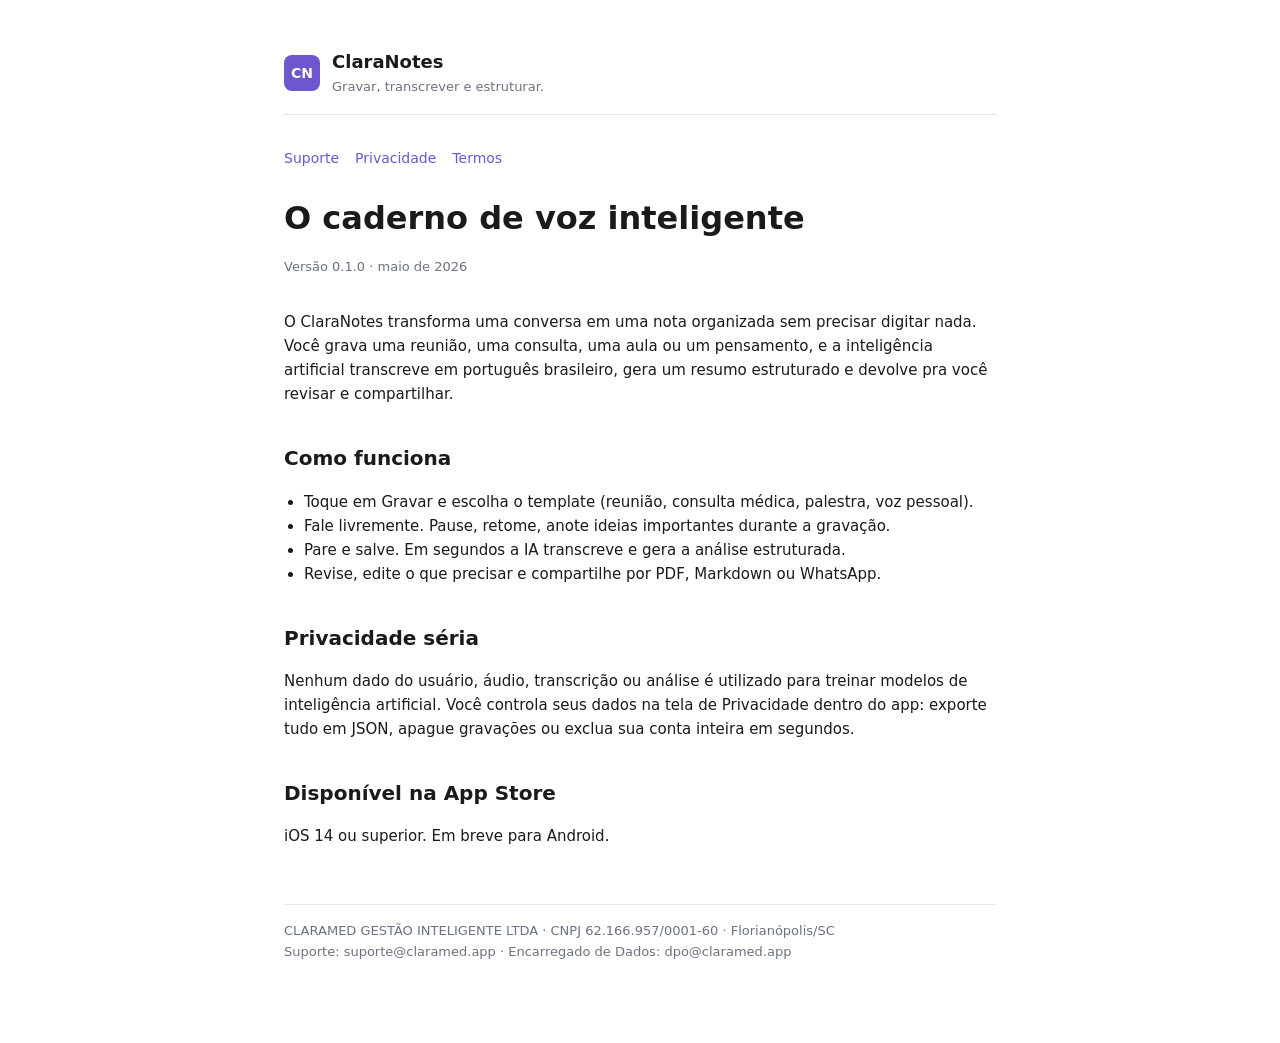
<file: index.html>
<!doctype html>
<html lang="pt-BR">
<head>
<meta charset="utf-8">
<meta name="viewport" content="width=device-width,initial-scale=1">
<title>ClaraNotes</title>
<link rel="stylesheet" href="_layout.css">
</head>
<body>
<header>
  <div class="logo">CN</div>
  <div>
    <h1>ClaraNotes</h1>
    <div class="sub">Gravar, transcrever e estruturar.</div>
  </div>
</header>
<nav>
  <a href="suporte.html">Suporte</a>
  <a href="privacidade.html">Privacidade</a>
  <a href="termos.html">Termos</a>
</nav>
<main>
  <h1>O caderno de voz inteligente</h1>
  <p class="updated">Versão 0.1.0 · maio de 2026</p>
  <p>O ClaraNotes transforma uma conversa em uma nota organizada sem precisar digitar nada. Você grava uma reunião, uma consulta, uma aula ou um pensamento, e a inteligência artificial transcreve em português brasileiro, gera um resumo estruturado e devolve pra você revisar e compartilhar.</p>
  <h2>Como funciona</h2>
  <ul>
    <li>Toque em Gravar e escolha o template (reunião, consulta médica, palestra, voz pessoal).</li>
    <li>Fale livremente. Pause, retome, anote ideias importantes durante a gravação.</li>
    <li>Pare e salve. Em segundos a IA transcreve e gera a análise estruturada.</li>
    <li>Revise, edite o que precisar e compartilhe por PDF, Markdown ou WhatsApp.</li>
  </ul>
  <h2>Privacidade séria</h2>
  <p>Nenhum dado do usuário, áudio, transcrição ou análise é utilizado para treinar modelos de inteligência artificial. Você controla seus dados na tela de Privacidade dentro do app: exporte tudo em JSON, apague gravações ou exclua sua conta inteira em segundos.</p>
  <h2>Disponível na App Store</h2>
  <p>iOS 14 ou superior. Em breve para Android.</p>
</main>
<footer>
  CLARAMED GESTÃO INTELIGENTE LTDA · CNPJ 62.166.957/0001-60 · Florianópolis/SC<br>
  Suporte: suporte@claramed.app · Encarregado de Dados: dpo@claramed.app
</footer>
</body>
</html>
</file>
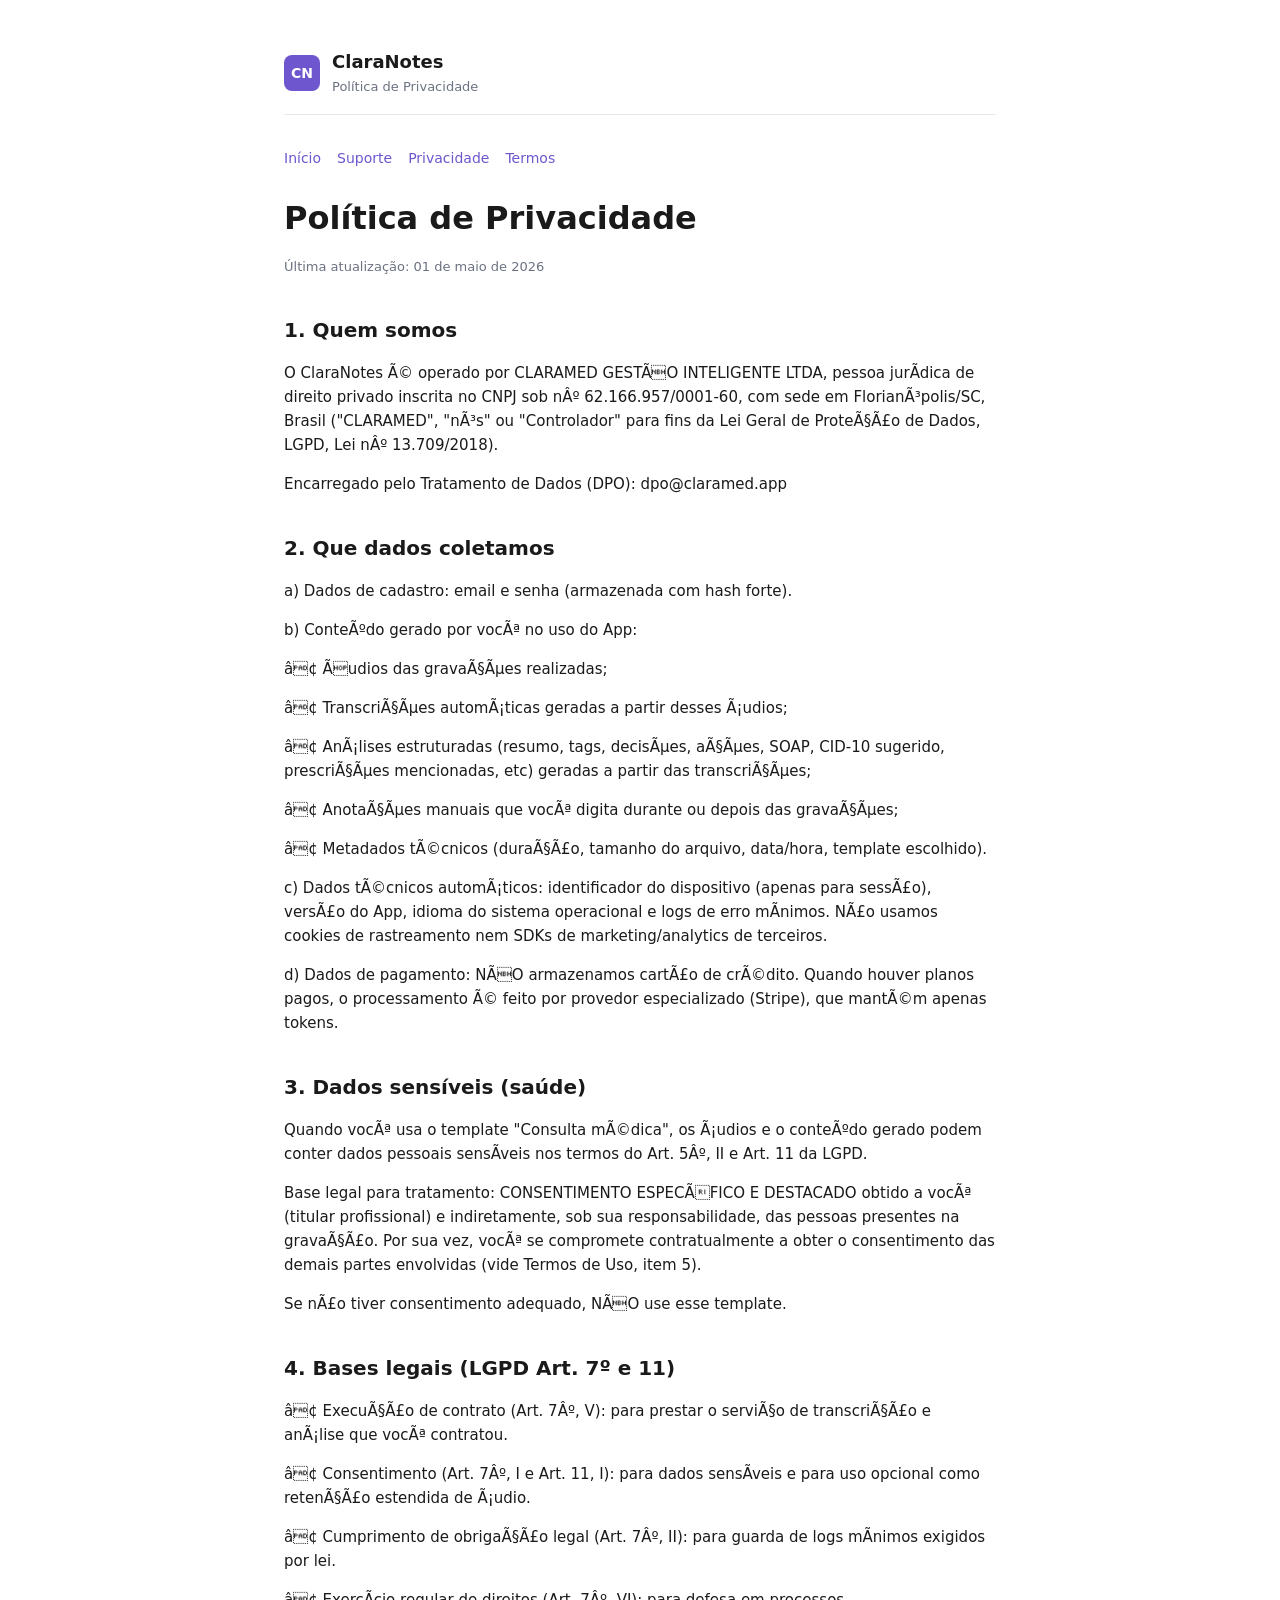
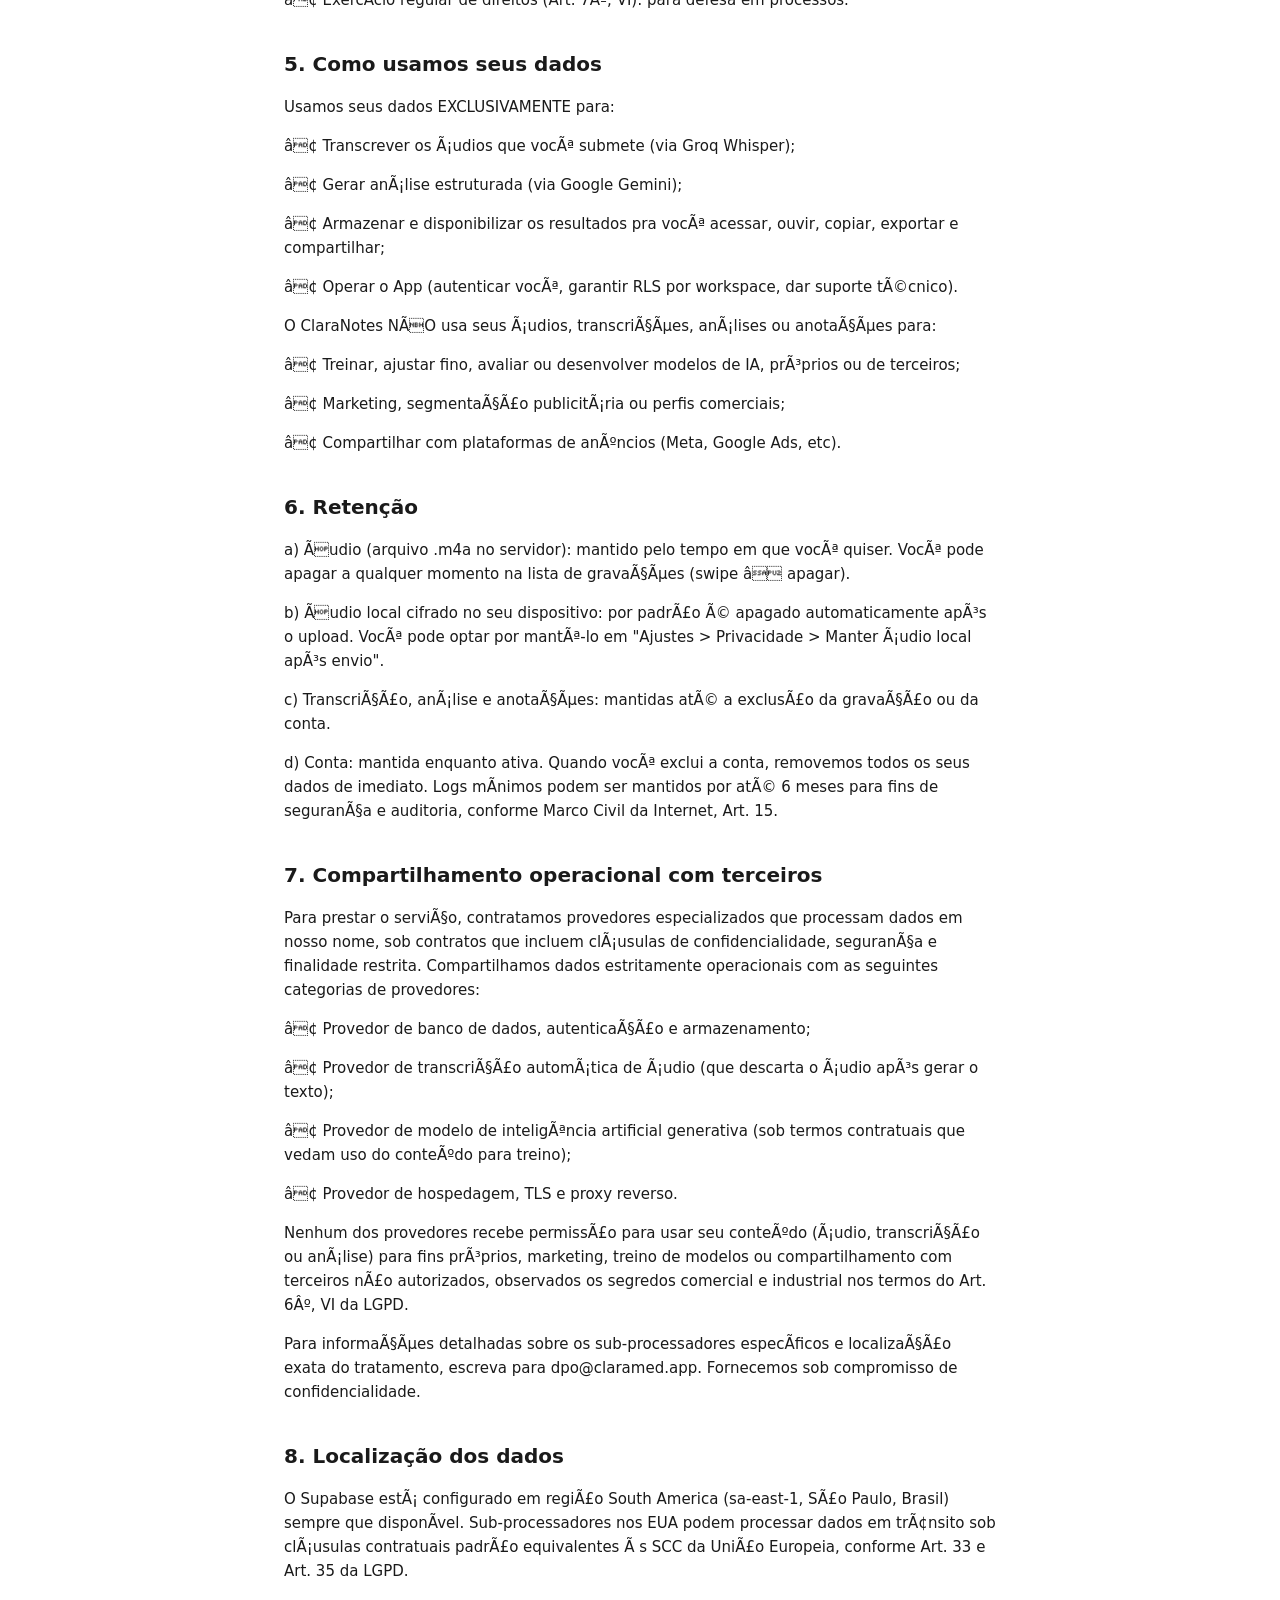
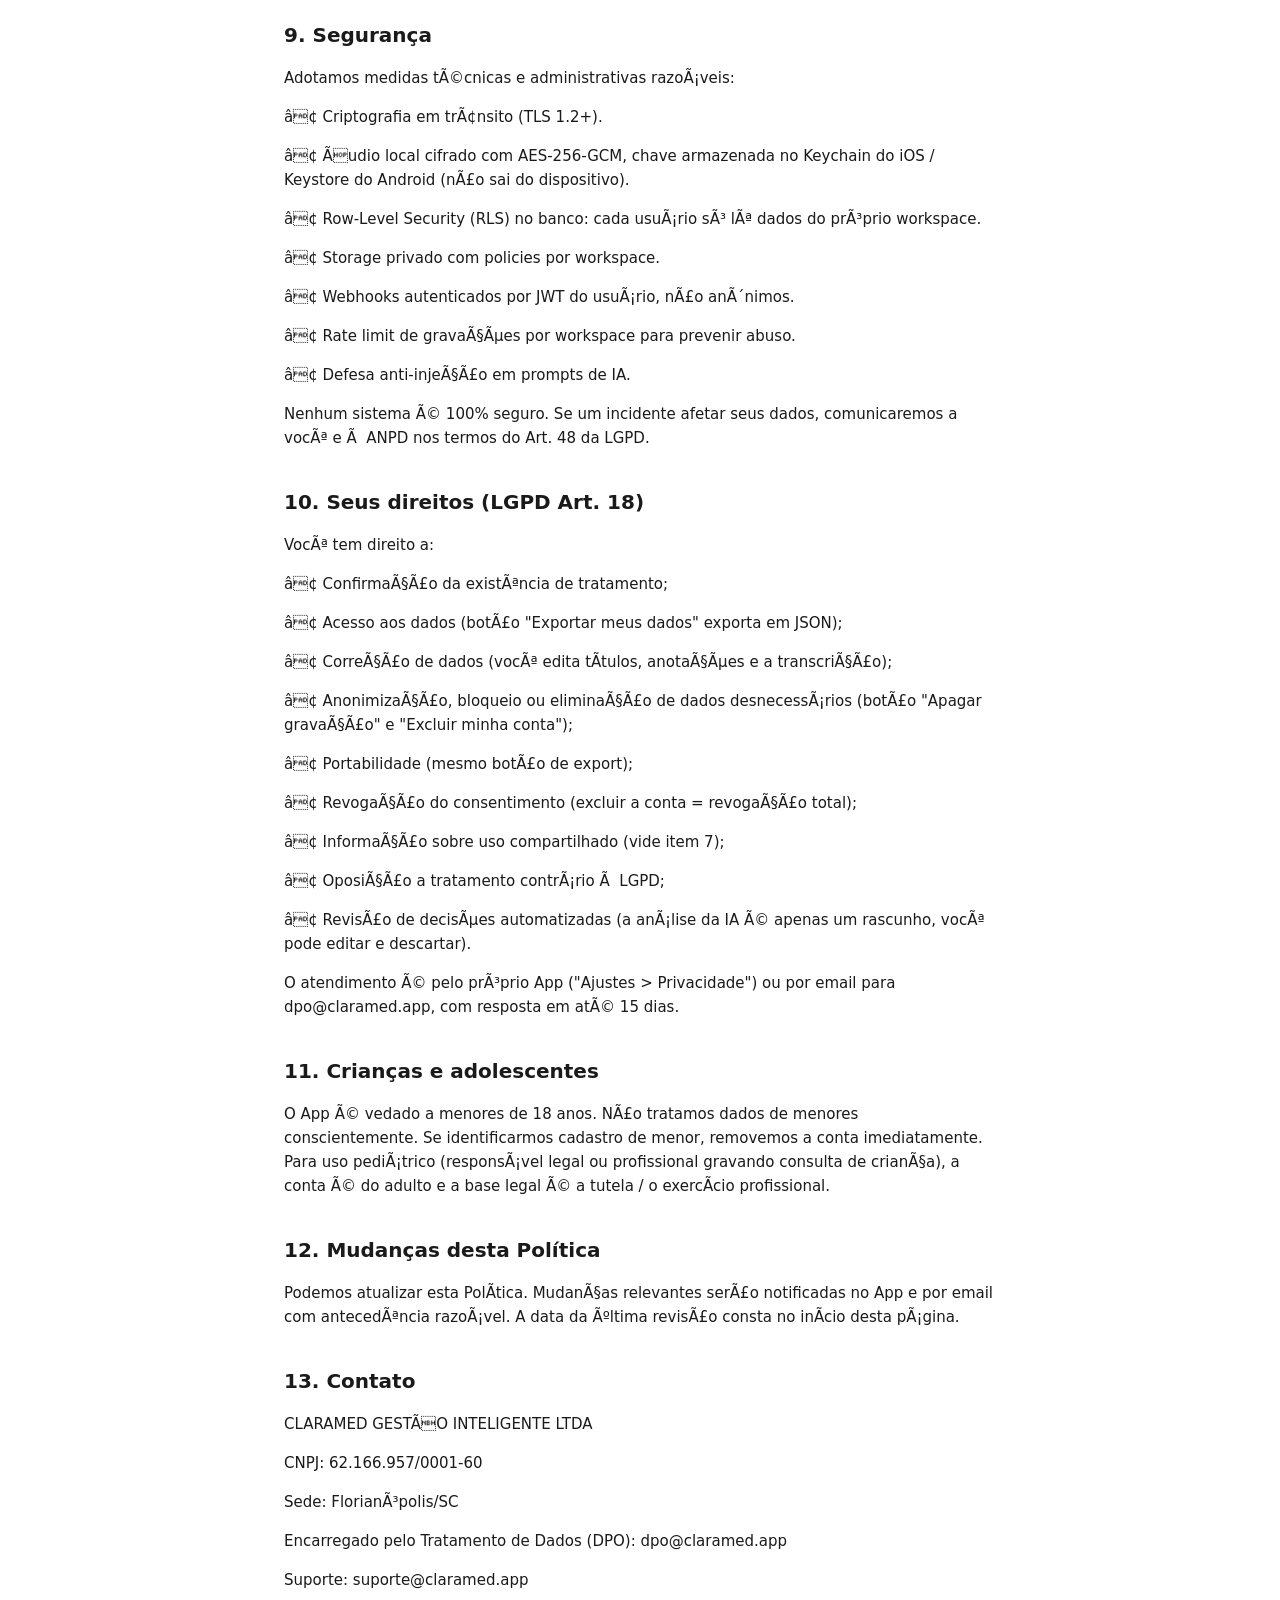
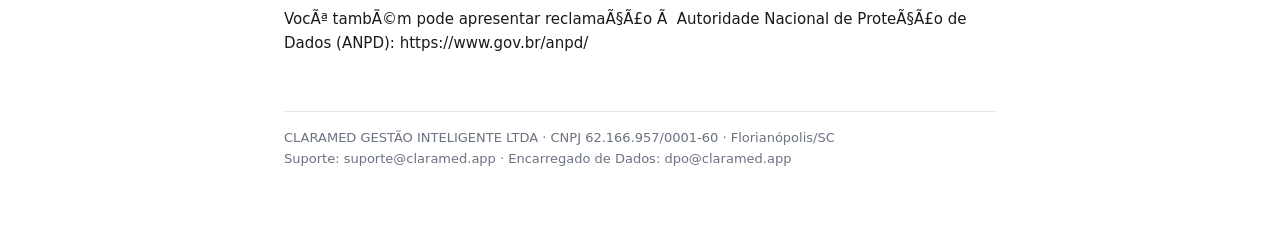
<file: privacidade.html>
<!doctype html>
<html lang="pt-BR">
<head>
<meta charset="utf-8">
<meta name="viewport" content="width=device-width,initial-scale=1">
<title>Política de Privacidade, ClaraNotes</title>
<link rel="stylesheet" href="_layout.css">
</head>
<body>
<header>
  <div class="logo">CN</div>
  <div>
    <h1>ClaraNotes</h1>
    <div class="sub">Política de Privacidade</div>
  </div>
</header>
<nav>
  <a href="index.html">Início</a>
  <a href="suporte.html">Suporte</a>
  <a href="privacidade.html">Privacidade</a>
  <a href="termos.html">Termos</a>
</nav>
<main>
  <h1>Política de Privacidade</h1>
  <p class="updated">Última atualização: 01 de maio de 2026</p>
  <h2>1. Quem somos</h2>
  <p>O ClaraNotes Ã© operado por CLARAMED GESTÃO INTELIGENTE LTDA, pessoa jurÃ­dica de direito privado inscrita no CNPJ sob nÂº 62.166.957/0001-60, com sede em FlorianÃ³polis/SC, Brasil ("CLARAMED", "nÃ³s" ou "Controlador" para fins da Lei Geral de ProteÃ§Ã£o de Dados, LGPD, Lei nÂº 13.709/2018).</p>
  <p></p>
  <p>Encarregado pelo Tratamento de Dados (DPO): dpo@claramed.app</p>
  <h2>2. Que dados coletamos</h2>
  <p>a) Dados de cadastro: email e senha (armazenada com hash forte).</p>
  <p></p>
  <p>b) ConteÃºdo gerado por vocÃª no uso do App:</p>
  <p>â¢ Ãudios das gravaÃ§Ãµes realizadas;</p>
  <p>â¢ TranscriÃ§Ãµes automÃ¡ticas geradas a partir desses Ã¡udios;</p>
  <p>â¢ AnÃ¡lises estruturadas (resumo, tags, decisÃµes, aÃ§Ãµes, SOAP, CID-10 sugerido, prescriÃ§Ãµes mencionadas, etc) geradas a partir das transcriÃ§Ãµes;</p>
  <p>â¢ AnotaÃ§Ãµes manuais que vocÃª digita durante ou depois das gravaÃ§Ãµes;</p>
  <p>â¢ Metadados tÃ©cnicos (duraÃ§Ã£o, tamanho do arquivo, data/hora, template escolhido).</p>
  <p></p>
  <p>c) Dados tÃ©cnicos automÃ¡ticos: identificador do dispositivo (apenas para sessÃ£o), versÃ£o do App, idioma do sistema operacional e logs de erro mÃ­nimos. NÃ£o usamos cookies de rastreamento nem SDKs de marketing/analytics de terceiros.</p>
  <p></p>
  <p>d) Dados de pagamento: NÃO armazenamos cartÃ£o de crÃ©dito. Quando houver planos pagos, o processamento Ã© feito por provedor especializado (Stripe), que mantÃ©m apenas tokens.</p>
  <h2>3. Dados sensíveis (saúde)</h2>
  <p>Quando vocÃª usa o template "Consulta mÃ©dica", os Ã¡udios e o conteÃºdo gerado podem conter dados pessoais sensÃ­veis nos termos do Art. 5Âº, II e Art. 11 da LGPD.</p>
  <p></p>
  <p>Base legal para tratamento: CONSENTIMENTO ESPECÃFICO E DESTACADO obtido a vocÃª (titular profissional) e indiretamente, sob sua responsabilidade, das pessoas presentes na gravaÃ§Ã£o. Por sua vez, vocÃª se compromete contratualmente a obter o consentimento das demais partes envolvidas (vide Termos de Uso, item 5).</p>
  <p></p>
  <p>Se nÃ£o tiver consentimento adequado, NÃO use esse template.</p>
  <h2>4. Bases legais (LGPD Art. 7º e 11)</h2>
  <p>â¢ ExecuÃ§Ã£o de contrato (Art. 7Âº, V): para prestar o serviÃ§o de transcriÃ§Ã£o e anÃ¡lise que vocÃª contratou.</p>
  <p>â¢ Consentimento (Art. 7Âº, I e Art. 11, I): para dados sensÃ­veis e para uso opcional como retenÃ§Ã£o estendida de Ã¡udio.</p>
  <p>â¢ Cumprimento de obrigaÃ§Ã£o legal (Art. 7Âº, II): para guarda de logs mÃ­nimos exigidos por lei.</p>
  <p>â¢ ExercÃ­cio regular de direitos (Art. 7Âº, VI): para defesa em processos.</p>
  <h2>5. Como usamos seus dados</h2>
  <p>Usamos seus dados EXCLUSIVAMENTE para:</p>
  <p>â¢ Transcrever os Ã¡udios que vocÃª submete (via Groq Whisper);</p>
  <p>â¢ Gerar anÃ¡lise estruturada (via Google Gemini);</p>
  <p>â¢ Armazenar e disponibilizar os resultados pra vocÃª acessar, ouvir, copiar, exportar e compartilhar;</p>
  <p>â¢ Operar o App (autenticar vocÃª, garantir RLS por workspace, dar suporte tÃ©cnico).</p>
  <p></p>
  <p>O ClaraNotes NÃO usa seus Ã¡udios, transcriÃ§Ãµes, anÃ¡lises ou anotaÃ§Ãµes para:</p>
  <p>â¢ Treinar, ajustar fino, avaliar ou desenvolver modelos de IA, prÃ³prios ou de terceiros;</p>
  <p>â¢ Marketing, segmentaÃ§Ã£o publicitÃ¡ria ou perfis comerciais;</p>
  <p>â¢ Compartilhar com plataformas de anÃºncios (Meta, Google Ads, etc).</p>
  <h2>6. Retenção</h2>
  <p>a) Ãudio (arquivo .m4a no servidor): mantido pelo tempo em que vocÃª quiser. VocÃª pode apagar a qualquer momento na lista de gravaÃ§Ãµes (swipe â apagar).</p>
  <p></p>
  <p>b) Ãudio local cifrado no seu dispositivo: por padrÃ£o Ã© apagado automaticamente apÃ³s o upload. VocÃª pode optar por mantÃª-lo em "Ajustes > Privacidade > Manter Ã¡udio local apÃ³s envio".</p>
  <p></p>
  <p>c) TranscriÃ§Ã£o, anÃ¡lise e anotaÃ§Ãµes: mantidas atÃ© a exclusÃ£o da gravaÃ§Ã£o ou da conta.</p>
  <p></p>
  <p>d) Conta: mantida enquanto ativa. Quando vocÃª exclui a conta, removemos todos os seus dados de imediato. Logs mÃ­nimos podem ser mantidos por atÃ© 6 meses para fins de seguranÃ§a e auditoria, conforme Marco Civil da Internet, Art. 15.</p>
  <h2>7. Compartilhamento operacional com terceiros</h2>
  <p>Para prestar o serviÃ§o, contratamos provedores especializados que processam dados em nosso nome, sob contratos que incluem clÃ¡usulas de confidencialidade, seguranÃ§a e finalidade restrita. Compartilhamos dados estritamente operacionais com as seguintes categorias de provedores:</p>
  <p></p>
  <p>â¢ Provedor de banco de dados, autenticaÃ§Ã£o e armazenamento;</p>
  <p>â¢ Provedor de transcriÃ§Ã£o automÃ¡tica de Ã¡udio (que descarta o Ã¡udio apÃ³s gerar o texto);</p>
  <p>â¢ Provedor de modelo de inteligÃªncia artificial generativa (sob termos contratuais que vedam uso do conteÃºdo para treino);</p>
  <p>â¢ Provedor de hospedagem, TLS e proxy reverso.</p>
  <p></p>
  <p>Nenhum dos provedores recebe permissÃ£o para usar seu conteÃºdo (Ã¡udio, transcriÃ§Ã£o ou anÃ¡lise) para fins prÃ³prios, marketing, treino de modelos ou compartilhamento com terceiros nÃ£o autorizados, observados os segredos comercial e industrial nos termos do Art. 6Âº, VI da LGPD.</p>
  <p></p>
  <p>Para informaÃ§Ãµes detalhadas sobre os sub-processadores especÃ­ficos e localizaÃ§Ã£o exata do tratamento, escreva para dpo@claramed.app. Fornecemos sob compromisso de confidencialidade.</p>
  <h2>8. Localização dos dados</h2>
  <p>O Supabase estÃ¡ configurado em regiÃ£o South America (sa-east-1, SÃ£o Paulo, Brasil) sempre que disponÃ­vel. Sub-processadores nos EUA podem processar dados em trÃ¢nsito sob clÃ¡usulas contratuais padrÃ£o equivalentes Ã s SCC da UniÃ£o Europeia, conforme Art. 33 e Art. 35 da LGPD.</p>
  <h2>9. Segurança</h2>
  <p>Adotamos medidas tÃ©cnicas e administrativas razoÃ¡veis:</p>
  <p>â¢ Criptografia em trÃ¢nsito (TLS 1.2+).</p>
  <p>â¢ Ãudio local cifrado com AES-256-GCM, chave armazenada no Keychain do iOS / Keystore do Android (nÃ£o sai do dispositivo).</p>
  <p>â¢ Row-Level Security (RLS) no banco: cada usuÃ¡rio sÃ³ lÃª dados do prÃ³prio workspace.</p>
  <p>â¢ Storage privado com policies por workspace.</p>
  <p>â¢ Webhooks autenticados por JWT do usuÃ¡rio, nÃ£o anÃ´nimos.</p>
  <p>â¢ Rate limit de gravaÃ§Ãµes por workspace para prevenir abuso.</p>
  <p>â¢ Defesa anti-injeÃ§Ã£o em prompts de IA.</p>
  <p></p>
  <p>Nenhum sistema Ã© 100% seguro. Se um incidente afetar seus dados, comunicaremos a vocÃª e Ã  ANPD nos termos do Art. 48 da LGPD.</p>
  <h2>10. Seus direitos (LGPD Art. 18)</h2>
  <p>VocÃª tem direito a:</p>
  <p>â¢ ConfirmaÃ§Ã£o da existÃªncia de tratamento;</p>
  <p>â¢ Acesso aos dados (botÃ£o "Exportar meus dados" exporta em JSON);</p>
  <p>â¢ CorreÃ§Ã£o de dados (vocÃª edita tÃ­tulos, anotaÃ§Ãµes e a transcriÃ§Ã£o);</p>
  <p>â¢ AnonimizaÃ§Ã£o, bloqueio ou eliminaÃ§Ã£o de dados desnecessÃ¡rios (botÃ£o "Apagar gravaÃ§Ã£o" e "Excluir minha conta");</p>
  <p>â¢ Portabilidade (mesmo botÃ£o de export);</p>
  <p>â¢ RevogaÃ§Ã£o do consentimento (excluir a conta = revogaÃ§Ã£o total);</p>
  <p>â¢ InformaÃ§Ã£o sobre uso compartilhado (vide item 7);</p>
  <p>â¢ OposiÃ§Ã£o a tratamento contrÃ¡rio Ã  LGPD;</p>
  <p>â¢ RevisÃ£o de decisÃµes automatizadas (a anÃ¡lise da IA Ã© apenas um rascunho, vocÃª pode editar e descartar).</p>
  <p></p>
  <p>O atendimento Ã© pelo prÃ³prio App ("Ajustes > Privacidade") ou por email para dpo@claramed.app, com resposta em atÃ© 15 dias.</p>
  <h2>11. Crianças e adolescentes</h2>
  <p>O App Ã© vedado a menores de 18 anos. NÃ£o tratamos dados de menores conscientemente. Se identificarmos cadastro de menor, removemos a conta imediatamente. Para uso pediÃ¡trico (responsÃ¡vel legal ou profissional gravando consulta de crianÃ§a), a conta Ã© do adulto e a base legal Ã© a tutela / o exercÃ­cio profissional.</p>
  <h2>12. Mudanças desta Política</h2>
  <p>Podemos atualizar esta PolÃ­tica. MudanÃ§as relevantes serÃ£o notificadas no App e por email com antecedÃªncia razoÃ¡vel. A data da Ãºltima revisÃ£o consta no inÃ­cio desta pÃ¡gina.</p>
  <h2>13. Contato</h2>
  <p>CLARAMED GESTÃO INTELIGENTE LTDA</p>
  <p>CNPJ: 62.166.957/0001-60</p>
  <p>Sede: FlorianÃ³polis/SC</p>
  <p></p>
  <p>Encarregado pelo Tratamento de Dados (DPO): dpo@claramed.app</p>
  <p>Suporte: suporte@claramed.app</p>
  <p></p>
  <p>VocÃª tambÃ©m pode apresentar reclamaÃ§Ã£o Ã  Autoridade Nacional de ProteÃ§Ã£o de Dados (ANPD): https://www.gov.br/anpd/</p>
</main>
<footer>
  CLARAMED GESTÃO INTELIGENTE LTDA · CNPJ 62.166.957/0001-60 · Florianópolis/SC<br>
  Suporte: suporte@claramed.app · Encarregado de Dados: dpo@claramed.app
</footer>
</body>
</html>
</file>
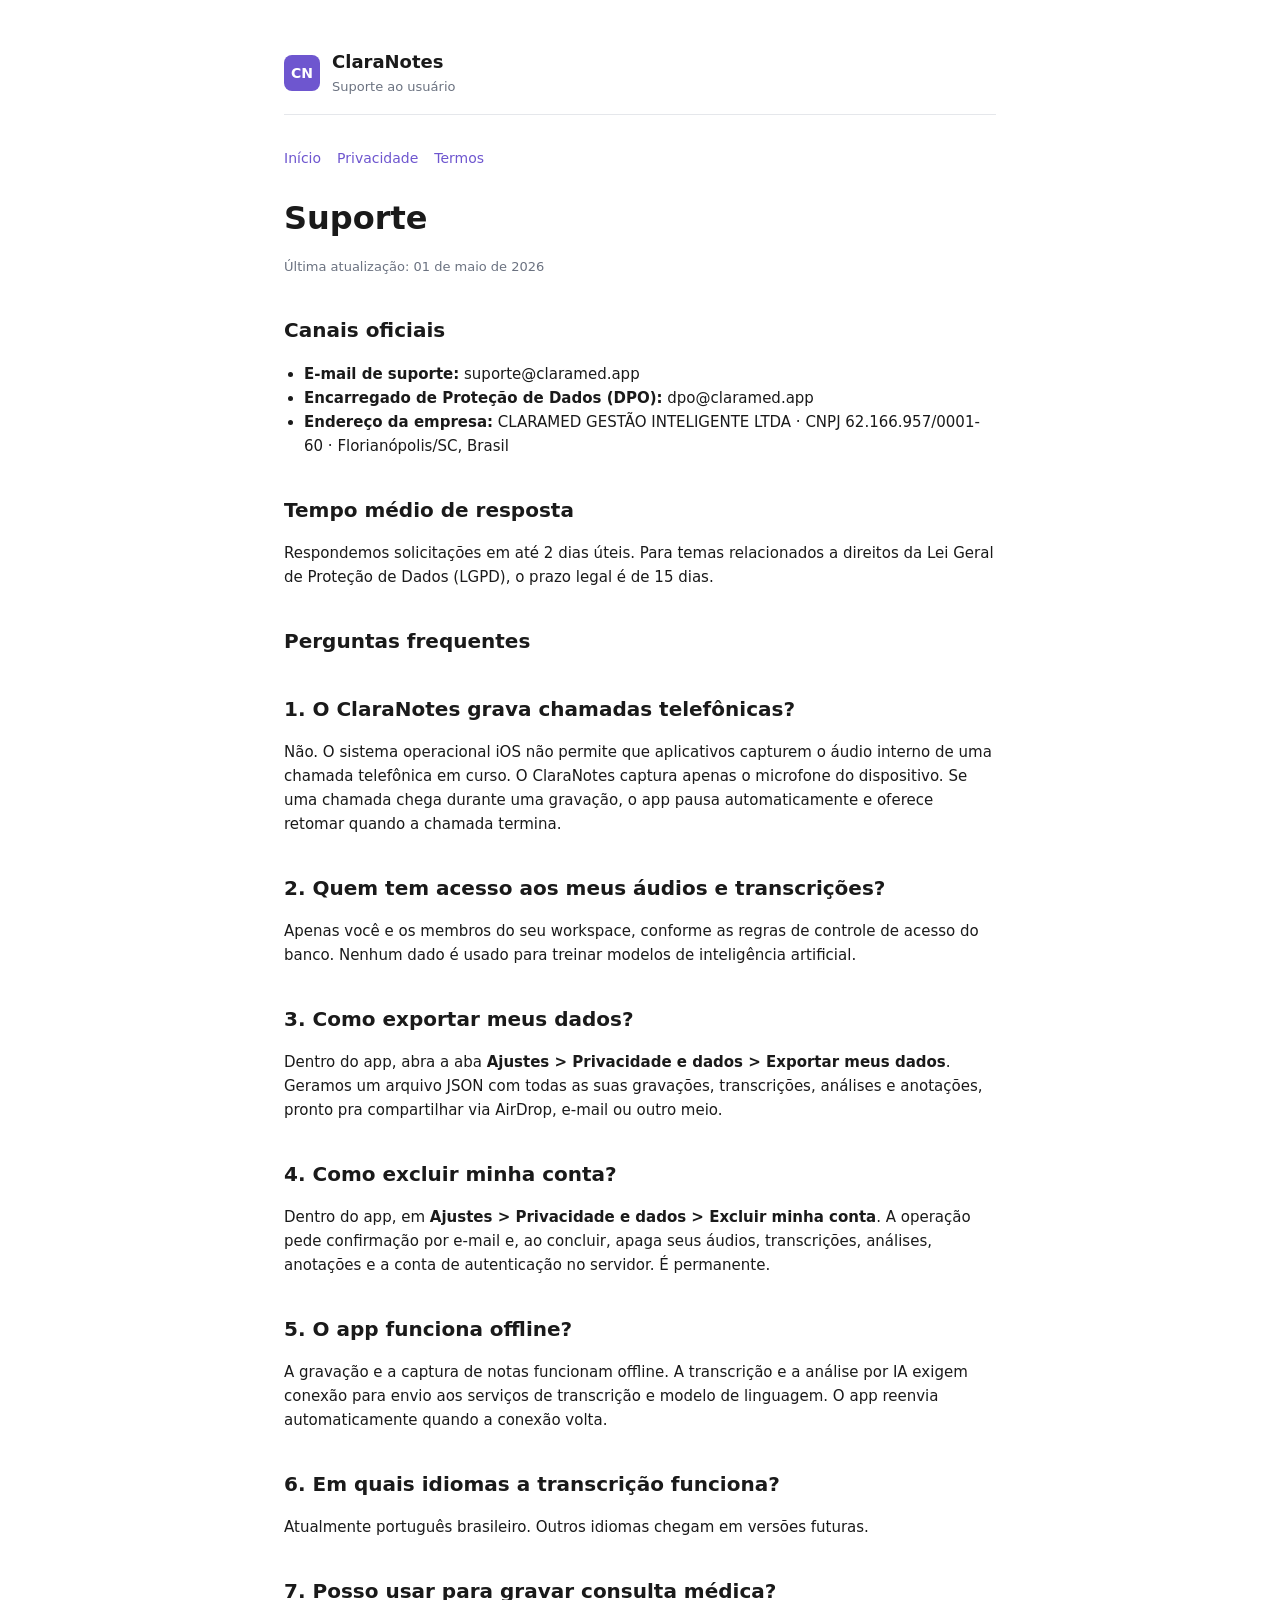
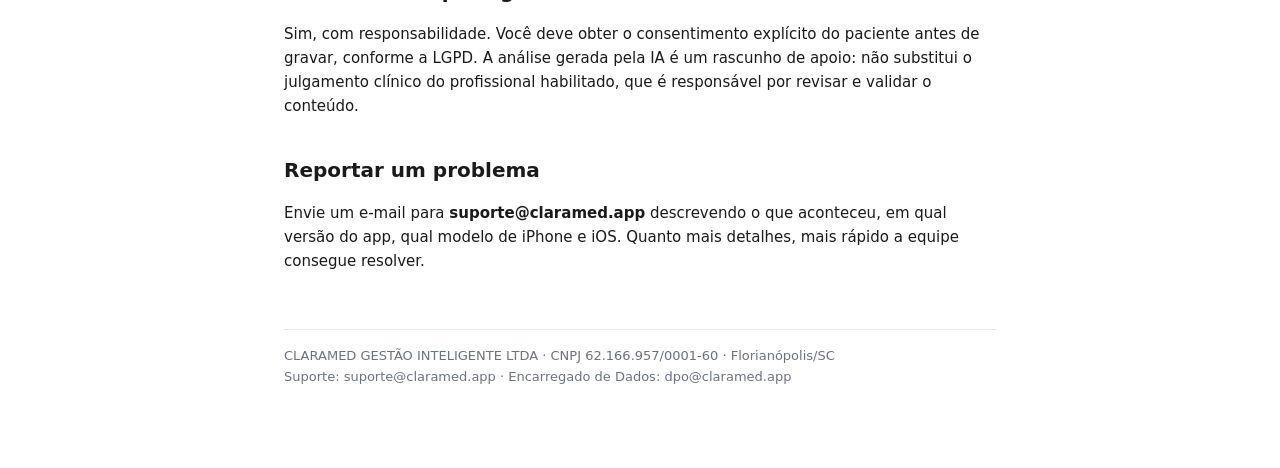
<file: suporte.html>
<!doctype html>
<html lang="pt-BR">
<head>
<meta charset="utf-8">
<meta name="viewport" content="width=device-width,initial-scale=1">
<title>Suporte ClaraNotes</title>
<link rel="stylesheet" href="_layout.css">
</head>
<body>
<header>
  <div class="logo">CN</div>
  <div>
    <h1>ClaraNotes</h1>
    <div class="sub">Suporte ao usuário</div>
  </div>
</header>
<nav>
  <a href="index.html">Início</a>
  <a href="privacidade.html">Privacidade</a>
  <a href="termos.html">Termos</a>
</nav>
<main>
  <h1>Suporte</h1>
  <p class="updated">Última atualização: 01 de maio de 2026</p>

  <h2>Canais oficiais</h2>
  <ul>
    <li><strong>E-mail de suporte:</strong> suporte@claramed.app</li>
    <li><strong>Encarregado de Proteção de Dados (DPO):</strong> dpo@claramed.app</li>
    <li><strong>Endereço da empresa:</strong> CLARAMED GESTÃO INTELIGENTE LTDA · CNPJ 62.166.957/0001-60 · Florianópolis/SC, Brasil</li>
  </ul>

  <h2>Tempo médio de resposta</h2>
  <p>Respondemos solicitações em até 2 dias úteis. Para temas relacionados a direitos da Lei Geral de Proteção de Dados (LGPD), o prazo legal é de 15 dias.</p>

  <h2>Perguntas frequentes</h2>

  <h2>1. O ClaraNotes grava chamadas telefônicas?</h2>
  <p>Não. O sistema operacional iOS não permite que aplicativos capturem o áudio interno de uma chamada telefônica em curso. O ClaraNotes captura apenas o microfone do dispositivo. Se uma chamada chega durante uma gravação, o app pausa automaticamente e oferece retomar quando a chamada termina.</p>

  <h2>2. Quem tem acesso aos meus áudios e transcrições?</h2>
  <p>Apenas você e os membros do seu workspace, conforme as regras de controle de acesso do banco. Nenhum dado é usado para treinar modelos de inteligência artificial.</p>

  <h2>3. Como exportar meus dados?</h2>
  <p>Dentro do app, abra a aba <strong>Ajustes &gt; Privacidade e dados &gt; Exportar meus dados</strong>. Geramos um arquivo JSON com todas as suas gravações, transcrições, análises e anotações, pronto pra compartilhar via AirDrop, e-mail ou outro meio.</p>

  <h2>4. Como excluir minha conta?</h2>
  <p>Dentro do app, em <strong>Ajustes &gt; Privacidade e dados &gt; Excluir minha conta</strong>. A operação pede confirmação por e-mail e, ao concluir, apaga seus áudios, transcrições, análises, anotações e a conta de autenticação no servidor. É permanente.</p>

  <h2>5. O app funciona offline?</h2>
  <p>A gravação e a captura de notas funcionam offline. A transcrição e a análise por IA exigem conexão para envio aos serviços de transcrição e modelo de linguagem. O app reenvia automaticamente quando a conexão volta.</p>

  <h2>6. Em quais idiomas a transcrição funciona?</h2>
  <p>Atualmente português brasileiro. Outros idiomas chegam em versões futuras.</p>

  <h2>7. Posso usar para gravar consulta médica?</h2>
  <p>Sim, com responsabilidade. Você deve obter o consentimento explícito do paciente antes de gravar, conforme a LGPD. A análise gerada pela IA é um rascunho de apoio: não substitui o julgamento clínico do profissional habilitado, que é responsável por revisar e validar o conteúdo.</p>

  <h2>Reportar um problema</h2>
  <p>Envie um e-mail para <strong>suporte@claramed.app</strong> descrevendo o que aconteceu, em qual versão do app, qual modelo de iPhone e iOS. Quanto mais detalhes, mais rápido a equipe consegue resolver.</p>
</main>
<footer>
  CLARAMED GESTÃO INTELIGENTE LTDA · CNPJ 62.166.957/0001-60 · Florianópolis/SC<br>
  Suporte: suporte@claramed.app · Encarregado de Dados: dpo@claramed.app
</footer>
</body>
</html>
</file>
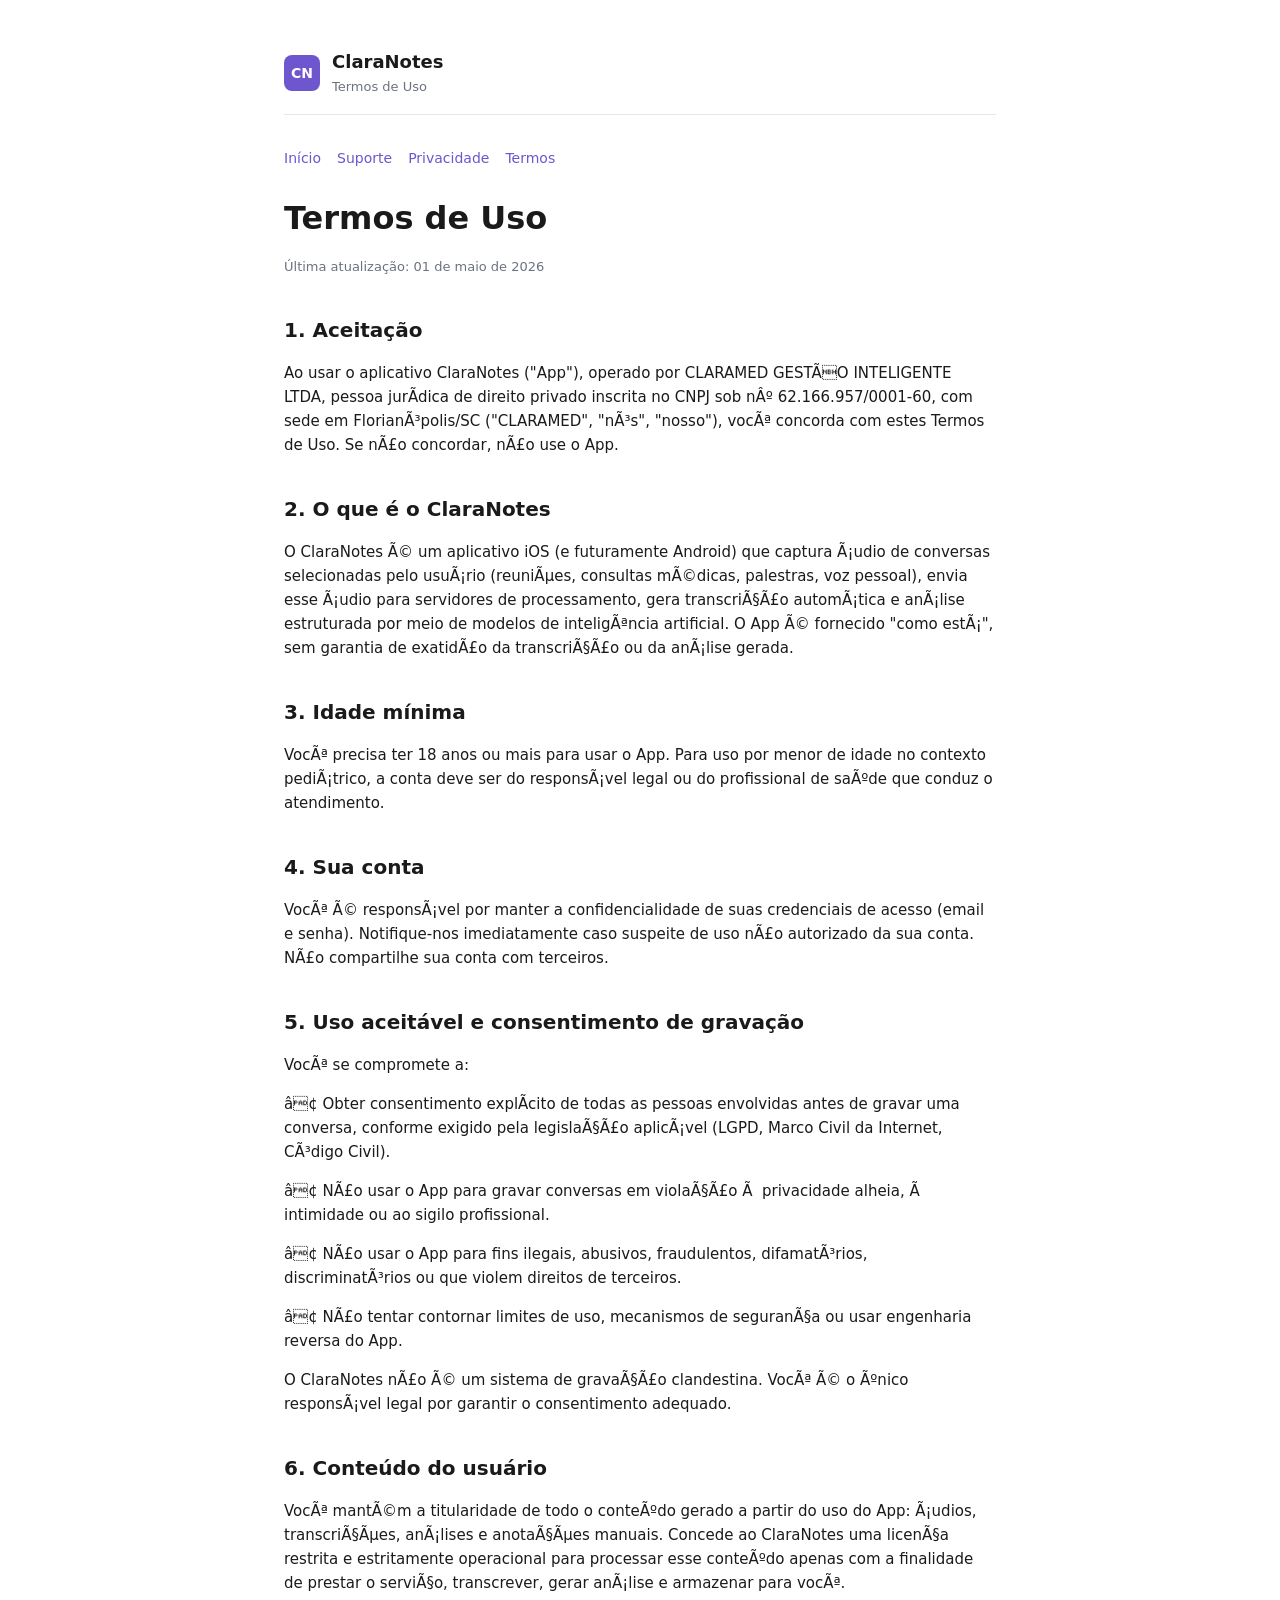
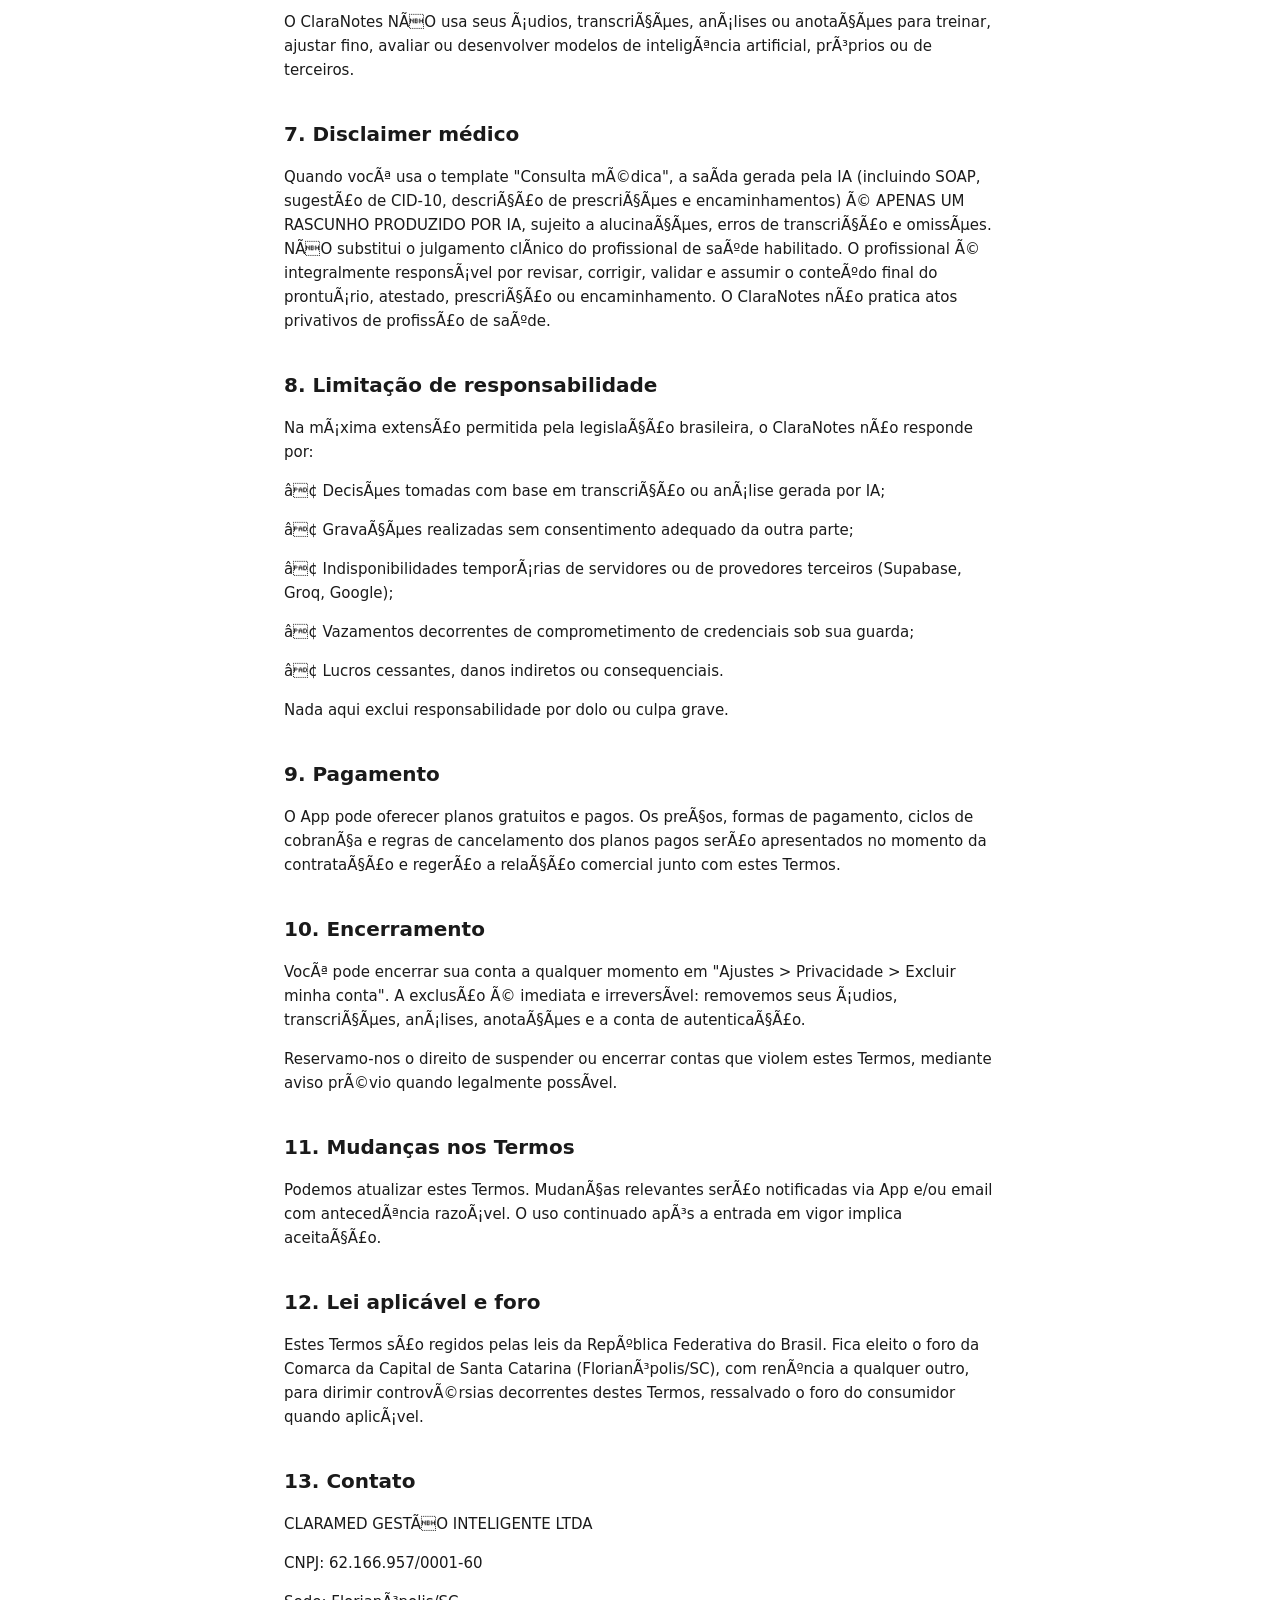
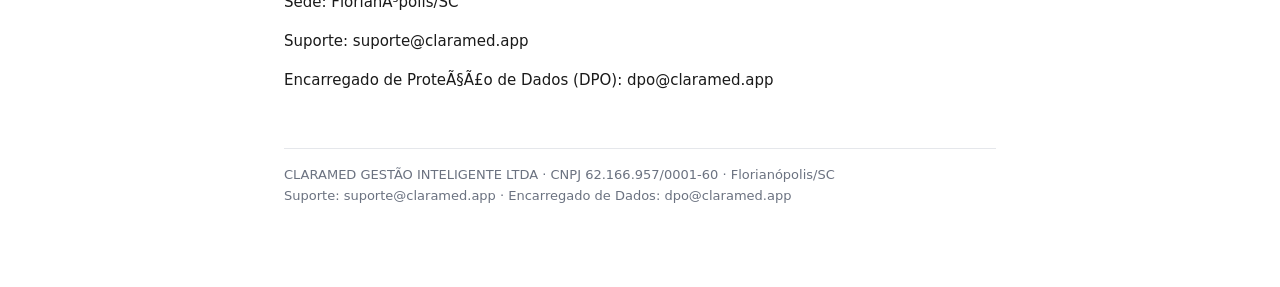
<file: termos.html>
<!doctype html>
<html lang="pt-BR">
<head>
<meta charset="utf-8">
<meta name="viewport" content="width=device-width,initial-scale=1">
<title>Termos de Uso, ClaraNotes</title>
<link rel="stylesheet" href="_layout.css">
</head>
<body>
<header>
  <div class="logo">CN</div>
  <div>
    <h1>ClaraNotes</h1>
    <div class="sub">Termos de Uso</div>
  </div>
</header>
<nav>
  <a href="index.html">Início</a>
  <a href="suporte.html">Suporte</a>
  <a href="privacidade.html">Privacidade</a>
  <a href="termos.html">Termos</a>
</nav>
<main>
  <h1>Termos de Uso</h1>
  <p class="updated">Última atualização: 01 de maio de 2026</p>
  <h2>1. Aceitação</h2>
  <p>Ao usar o aplicativo ClaraNotes ("App"), operado por CLARAMED GESTÃO INTELIGENTE LTDA, pessoa jurÃ­dica de direito privado inscrita no CNPJ sob nÂº 62.166.957/0001-60, com sede em FlorianÃ³polis/SC ("CLARAMED", "nÃ³s", "nosso"), vocÃª concorda com estes Termos de Uso. Se nÃ£o concordar, nÃ£o use o App.</p>
  <h2>2. O que é o ClaraNotes</h2>
  <p>O ClaraNotes Ã© um aplicativo iOS (e futuramente Android) que captura Ã¡udio de conversas selecionadas pelo usuÃ¡rio (reuniÃµes, consultas mÃ©dicas, palestras, voz pessoal), envia esse Ã¡udio para servidores de processamento, gera transcriÃ§Ã£o automÃ¡tica e anÃ¡lise estruturada por meio de modelos de inteligÃªncia artificial. O App Ã© fornecido "como estÃ¡", sem garantia de exatidÃ£o da transcriÃ§Ã£o ou da anÃ¡lise gerada.</p>
  <h2>3. Idade mínima</h2>
  <p>VocÃª precisa ter 18 anos ou mais para usar o App. Para uso por menor de idade no contexto pediÃ¡trico, a conta deve ser do responsÃ¡vel legal ou do profissional de saÃºde que conduz o atendimento.</p>
  <h2>4. Sua conta</h2>
  <p>VocÃª Ã© responsÃ¡vel por manter a confidencialidade de suas credenciais de acesso (email e senha). Notifique-nos imediatamente caso suspeite de uso nÃ£o autorizado da sua conta. NÃ£o compartilhe sua conta com terceiros.</p>
  <h2>5. Uso aceitável e consentimento de gravação</h2>
  <p>VocÃª se compromete a:</p>
  <p></p>
  <p>â¢ Obter consentimento explÃ­cito de todas as pessoas envolvidas antes de gravar uma conversa, conforme exigido pela legislaÃ§Ã£o aplicÃ¡vel (LGPD, Marco Civil da Internet, CÃ³digo Civil).</p>
  <p>â¢ NÃ£o usar o App para gravar conversas em violaÃ§Ã£o Ã  privacidade alheia, Ã  intimidade ou ao sigilo profissional.</p>
  <p>â¢ NÃ£o usar o App para fins ilegais, abusivos, fraudulentos, difamatÃ³rios, discriminatÃ³rios ou que violem direitos de terceiros.</p>
  <p>â¢ NÃ£o tentar contornar limites de uso, mecanismos de seguranÃ§a ou usar engenharia reversa do App.</p>
  <p></p>
  <p>O ClaraNotes nÃ£o Ã© um sistema de gravaÃ§Ã£o clandestina. VocÃª Ã© o Ãºnico responsÃ¡vel legal por garantir o consentimento adequado.</p>
  <h2>6. Conteúdo do usuário</h2>
  <p>VocÃª mantÃ©m a titularidade de todo o conteÃºdo gerado a partir do uso do App: Ã¡udios, transcriÃ§Ãµes, anÃ¡lises e anotaÃ§Ãµes manuais. Concede ao ClaraNotes uma licenÃ§a restrita e estritamente operacional para processar esse conteÃºdo apenas com a finalidade de prestar o serviÃ§o, transcrever, gerar anÃ¡lise e armazenar para vocÃª.</p>
  <p></p>
  <p>O ClaraNotes NÃO usa seus Ã¡udios, transcriÃ§Ãµes, anÃ¡lises ou anotaÃ§Ãµes para treinar, ajustar fino, avaliar ou desenvolver modelos de inteligÃªncia artificial, prÃ³prios ou de terceiros.</p>
  <h2>7. Disclaimer médico</h2>
  <p>Quando vocÃª usa o template "Consulta mÃ©dica", a saÃ­da gerada pela IA (incluindo SOAP, sugestÃ£o de CID-10, descriÃ§Ã£o de prescriÃ§Ãµes e encaminhamentos) Ã© APENAS UM RASCUNHO PRODUZIDO POR IA, sujeito a alucinaÃ§Ãµes, erros de transcriÃ§Ã£o e omissÃµes. NÃO substitui o julgamento clÃ­nico do profissional de saÃºde habilitado. O profissional Ã© integralmente responsÃ¡vel por revisar, corrigir, validar e assumir o conteÃºdo final do prontuÃ¡rio, atestado, prescriÃ§Ã£o ou encaminhamento. O ClaraNotes nÃ£o pratica atos privativos de profissÃ£o de saÃºde.</p>
  <h2>8. Limitação de responsabilidade</h2>
  <p>Na mÃ¡xima extensÃ£o permitida pela legislaÃ§Ã£o brasileira, o ClaraNotes nÃ£o responde por:</p>
  <p></p>
  <p>â¢ DecisÃµes tomadas com base em transcriÃ§Ã£o ou anÃ¡lise gerada por IA;</p>
  <p>â¢ GravaÃ§Ãµes realizadas sem consentimento adequado da outra parte;</p>
  <p>â¢ Indisponibilidades temporÃ¡rias de servidores ou de provedores terceiros (Supabase, Groq, Google);</p>
  <p>â¢ Vazamentos decorrentes de comprometimento de credenciais sob sua guarda;</p>
  <p>â¢ Lucros cessantes, danos indiretos ou consequenciais.</p>
  <p></p>
  <p>Nada aqui exclui responsabilidade por dolo ou culpa grave.</p>
  <h2>9. Pagamento</h2>
  <p>O App pode oferecer planos gratuitos e pagos. Os preÃ§os, formas de pagamento, ciclos de cobranÃ§a e regras de cancelamento dos planos pagos serÃ£o apresentados no momento da contrataÃ§Ã£o e regerÃ£o a relaÃ§Ã£o comercial junto com estes Termos.</p>
  <h2>10. Encerramento</h2>
  <p>VocÃª pode encerrar sua conta a qualquer momento em "Ajustes > Privacidade > Excluir minha conta". A exclusÃ£o Ã© imediata e irreversÃ­vel: removemos seus Ã¡udios, transcriÃ§Ãµes, anÃ¡lises, anotaÃ§Ãµes e a conta de autenticaÃ§Ã£o.</p>
  <p></p>
  <p>Reservamo-nos o direito de suspender ou encerrar contas que violem estes Termos, mediante aviso prÃ©vio quando legalmente possÃ­vel.</p>
  <h2>11. Mudanças nos Termos</h2>
  <p>Podemos atualizar estes Termos. MudanÃ§as relevantes serÃ£o notificadas via App e/ou email com antecedÃªncia razoÃ¡vel. O uso continuado apÃ³s a entrada em vigor implica aceitaÃ§Ã£o.</p>
  <h2>12. Lei aplicável e foro</h2>
  <p>Estes Termos sÃ£o regidos pelas leis da RepÃºblica Federativa do Brasil. Fica eleito o foro da Comarca da Capital de Santa Catarina (FlorianÃ³polis/SC), com renÃºncia a qualquer outro, para dirimir controvÃ©rsias decorrentes destes Termos, ressalvado o foro do consumidor quando aplicÃ¡vel.</p>
  <h2>13. Contato</h2>
  <p>CLARAMED GESTÃO INTELIGENTE LTDA</p>
  <p>CNPJ: 62.166.957/0001-60</p>
  <p>Sede: FlorianÃ³polis/SC</p>
  <p></p>
  <p>Suporte: suporte@claramed.app</p>
  <p>Encarregado de ProteÃ§Ã£o de Dados (DPO): dpo@claramed.app</p>
</main>
<footer>
  CLARAMED GESTÃO INTELIGENTE LTDA · CNPJ 62.166.957/0001-60 · Florianópolis/SC<br>
  Suporte: suporte@claramed.app · Encarregado de Dados: dpo@claramed.app
</footer>
</body>
</html>
</file>
<file: _layout.css>
:root { --primary: #6E56CF; --text: #1a1a1a; --muted: #6b7280; --bg: #fff; --border: #e5e7eb; }
* { box-sizing: border-box; }
body { font-family: -apple-system, BlinkMacSystemFont, "Inter", system-ui, sans-serif; max-width: 760px; margin: 0 auto; padding: 48px 24px 80px; line-height: 1.6; color: var(--text); background: var(--bg); }
header { border-bottom: 1px solid var(--border); padding-bottom: 16px; margin-bottom: 32px; display: flex; align-items: center; gap: 12px; }
.logo { width: 36px; height: 36px; background: var(--primary); border-radius: 8px; display: grid; place-items: center; color: white; font-weight: 800; font-size: 14px; }
header h1 { margin: 0; font-size: 18px; font-weight: 700; }
header .sub { color: var(--muted); font-size: 13px; }
nav { display: flex; gap: 16px; flex-wrap: wrap; margin-bottom: 24px; font-size: 14px; }
nav a { color: var(--primary); text-decoration: none; }
nav a:hover { text-decoration: underline; }
main h1 { font-size: 32px; margin: 0 0 8px; }
main .updated { color: var(--muted); font-size: 13px; margin-bottom: 32px; }
main h2 { font-size: 20px; margin-top: 36px; margin-bottom: 12px; }
main p, main li { font-size: 15px; }
main ul { padding-left: 20px; }
footer { border-top: 1px solid var(--border); margin-top: 56px; padding-top: 16px; font-size: 13px; color: var(--muted); }
</file>
